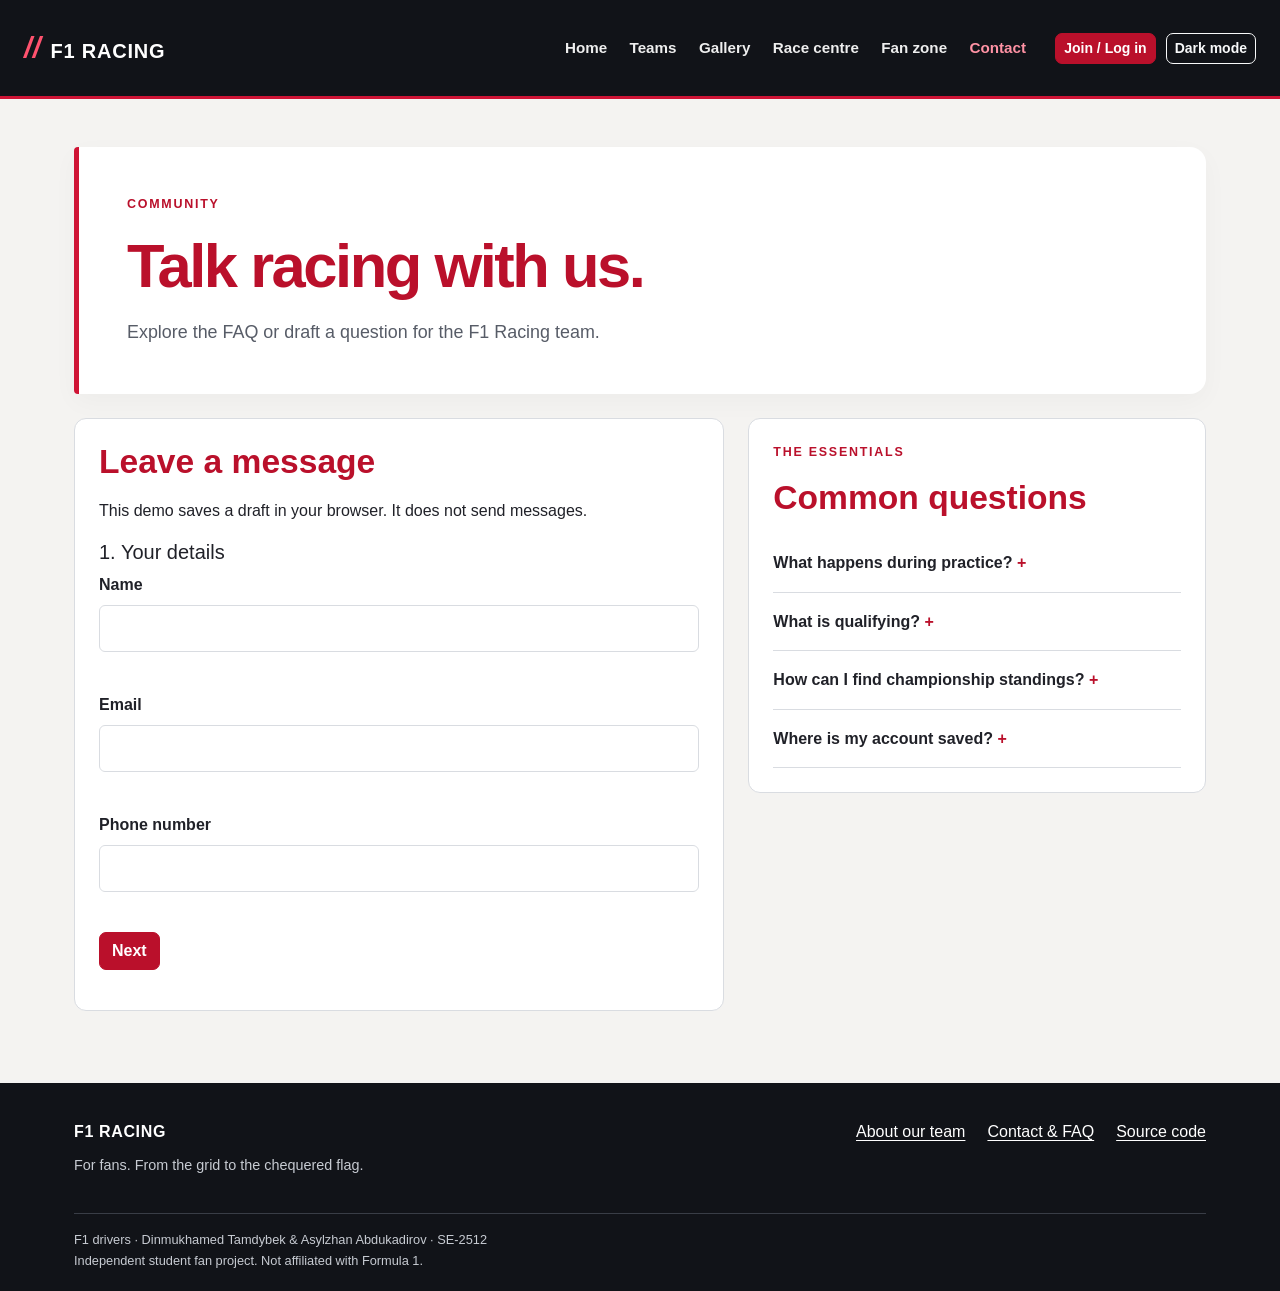
<file: contact.html>
<!DOCTYPE html>
<html lang="en">
 <head>
  <meta charset="utf-8"/>
  <meta content="width=device-width, initial-scale=1" name="viewport"/>
  <meta content="F1 Racing: a fan guide to drivers, teams, race weekends and championship standings." name="description"/>
  <title>
   Contact | F1 Racing
  </title>
  <link href="images/favicon.svg" rel="icon" type="image/svg+xml"/>
  <script src="js/theme.js">
  </script>
  <link href="vendor/bootstrap.min.css" rel="stylesheet"/>
  <link href="css/paddock.css" rel="stylesheet"/>
  <link href="css/style.css" rel="stylesheet"/>
 </head>
 <body>
  <a class="skip-link" href="#main-content">
   Skip to content
  </a>
  <div aria-hidden="true" id="scroll-progress">
  </div>
  <header class="site-header">
   <nav aria-label="Main navigation" class="navbar navbar-expand-xl" data-bs-theme="dark">
    <div class="container-fluid nav-container">
     <a class="navbar-brand" href="index.html">
      <span aria-hidden="true" class="brand-mark">
       //
      </span>
      F1 RACING
     </a>
     <button aria-controls="navbarNav" aria-expanded="false" aria-label="Toggle navigation" class="navbar-toggler" data-bs-target="#navbarNav" data-bs-toggle="collapse" type="button">
      <span class="navbar-toggler-icon">
      </span>
     </button>
     <div class="collapse navbar-collapse" id="navbarNav">
      <ul class="navbar-nav main-nav ms-auto">
       <li class="nav-item">
        <a class="nav-link" href="index.html">
         Home
        </a>
       </li>
       <li class="nav-item">
        <a class="nav-link" href="teams.html">
         Teams
        </a>
       </li>
       <li class="nav-item">
        <a class="nav-link" href="gallery.html">
         Gallery
        </a>
       </li>
       <li class="nav-item">
        <a class="nav-link" href="race-centre.html">
         Race centre
        </a>
       </li>
       <li class="nav-item">
        <a class="nav-link" href="fan-zone.html">
         Fan zone
        </a>
       </li>
       <li class="nav-item">
        <a aria-current="page" class="nav-link active" href="contact.html">
         Contact
        </a>
       </li>
      </ul>
      <div class="nav-actions">
       <a class="btn btn-danger btn-sm" href="account.html" id="account-link">
        Join / Log in
       </a>
       <button aria-pressed="false" class="btn btn-outline-light btn-sm" id="theme-toggle" type="button">
        Dark mode
       </button>
      </div>
     </div>
    </div>
   </nav>
  </header>
  <p class="alert alert-warning m-3" hidden="" id="storage-message" role="status">
   Browser storage is unavailable. Your choices cannot be saved until storage is allowed.
  </p>
  <main class="site-main py-4 py-lg-5 px-3 px-lg-4" id="main-content">
   <section class="hero p-4 p-lg-5 mb-4">
    <p class="eyebrow">
     Community
    </p>
    <h1>
     Talk racing with us.
    </h1>
    <p class="lead mb-0">
     Explore the FAQ or draft a question for the F1 Racing team.
    </p>
   </section>
   <div class="row g-4">
    <div class="col-lg-7">
     <section class="card">
      <div class="card-body p-4">
       <h2>
        Leave a message
       </h2>
       <p>
        This demo saves a draft in your browser. It does not send messages.
       </p>
       <form id="message-form" novalidate="">
        <div class="form-step">
         <h3 class="h5">
          1. Your details
         </h3>
         <div class="mb-3">
          <label class="form-label" for="contact-name">
           Name
          </label>
          <input aria-describedby="contact-name-error" autocomplete="name" class="form-control" data-rule="name" id="contact-name" name="contact-name" type="text"/>
          <small aria-live="polite" class="form-error" id="contact-name-error">
          </small>
         </div>
         <div class="mb-3">
          <label class="form-label" for="contact-email">
           Email
          </label>
          <input aria-describedby="contact-email-error" autocomplete="email" class="form-control" data-rule="email" id="contact-email" inputmode="email" name="contact-email" type="text"/>
          <small aria-live="polite" class="form-error" id="contact-email-error">
          </small>
         </div>
         <div class="mb-3">
          <label class="form-label" for="contact-phone">
           Phone number
          </label>
          <input aria-describedby="contact-phone-error" autocomplete="tel" class="form-control" data-rule="phone" id="contact-phone" inputmode="tel" name="contact-phone" type="tel"/>
          <small aria-live="polite" class="form-error" id="contact-phone-error">
          </small>
         </div>
         <button class="btn btn-danger" id="message-next" type="button">
          Next
         </button>
        </div>
        <div class="form-step" hidden="">
         <h3 class="h5">
          2. Your question
         </h3>
         <div class="mb-3">
          <label class="form-label" for="contact-topic">
           Topic
          </label>
          <select aria-describedby="contact-topic-error" class="form-select" data-rule="required" id="contact-topic">
           <option value="">
            Choose one
           </option>
           <option>
            Drivers
           </option>
           <option>
            Teams
           </option>
           <option>
            Race weekends
           </option>
           <option>
            Website feedback
           </option>
          </select>
          <small aria-live="polite" class="form-error" id="contact-topic-error">
          </small>
         </div>
         <div class="mb-3">
          <label class="form-label" for="contact-message">
           Message
          </label>
          <textarea aria-describedby="contact-message-error" class="form-control" data-rule="message" id="contact-message" rows="5"></textarea>
          <small aria-live="polite" class="form-error" id="contact-message-error">
          </small>
         </div>
         <button class="btn btn-outline-dark me-2" id="message-back" type="button">
          Back
         </button>
         <button class="btn btn-danger" type="submit">
          <span aria-hidden="true" class="spinner-border spinner-border-sm">
          </span>
          <span class="submit-label">
           Save message
          </span>
         </button>
        </div>
        <p class="mt-3 mb-0" id="message-result" role="status">
        </p>
       </form>
      </div>
     </section>
    </div>
    <div class="col-lg-5">
     <section class="card">
      <div class="card-body p-4">
       <p class="eyebrow">
        The essentials
       </p>
       <h2 id="faq">
        Common questions
       </h2>
       <button aria-expanded="false" class="faq-question" type="button">
        What happens during practice?
       </button>
       <div class="faq-answer" hidden="">
        <p>
         Drivers learn the track and teams test their cars.
        </p>
       </div>
       <button aria-expanded="false" class="faq-question" type="button">
        What is qualifying?
       </button>
       <div class="faq-answer" hidden="">
        <p>
         Drivers set lap times to decide the starting order.
        </p>
       </div>
       <button aria-expanded="false" class="faq-question" type="button">
        How can I find championship standings?
       </button>
       <div class="faq-answer" hidden="">
        <p>
         Open Race centre and choose an archived season to load its championship table.
        </p>
       </div>
       <button aria-expanded="false" class="faq-question" type="button">
        Where is my account saved?
       </button>
       <div class="faq-answer" hidden="">
        <p>
         This demonstration stores your profile in this browser. It is not a real online membership.
        </p>
       </div>
      </div>
     </section>
    </div>
   </div>
   <div id="race-toast" role="status">
    Your message draft has been saved.
   </div>
  </main>
  <footer class="site-footer">
   <div class="footer-inner">
    <div>
     <a class="footer-brand" href="index.html">
      F1 RACING
     </a>
     <p>
      For fans. From the grid to the chequered flag.
     </p>
    </div>
    <div class="footer-links">
     <a href="about.html">
      About our team
     </a>
     <a href="contact.html">
      Contact &amp; FAQ
     </a>
     <a href="https://github.com/Gdlllm/Assignment3WEB">
      Source code
     </a>
    </div>
   </div>
   <p class="team-credit">
    F1 drivers · Dinmukhamed Tamdybek &amp; Asylzhan Abdukadirov · SE-2512
    <br/>
    Independent student fan project. Not affiliated with Formula 1.
   </p>
  </footer>
  <script src="vendor/jquery-4.0.0.min.js">
  </script>
  <script src="vendor/bootstrap.bundle.min.js">
  </script>
  <script src="js/main.js">
  </script>
  <script src="js/script.js">
  </script>
  <script src="js/validation.js">
  </script>
  <script src="js/contact.js">
  </script>
 </body>
</html>
</file>
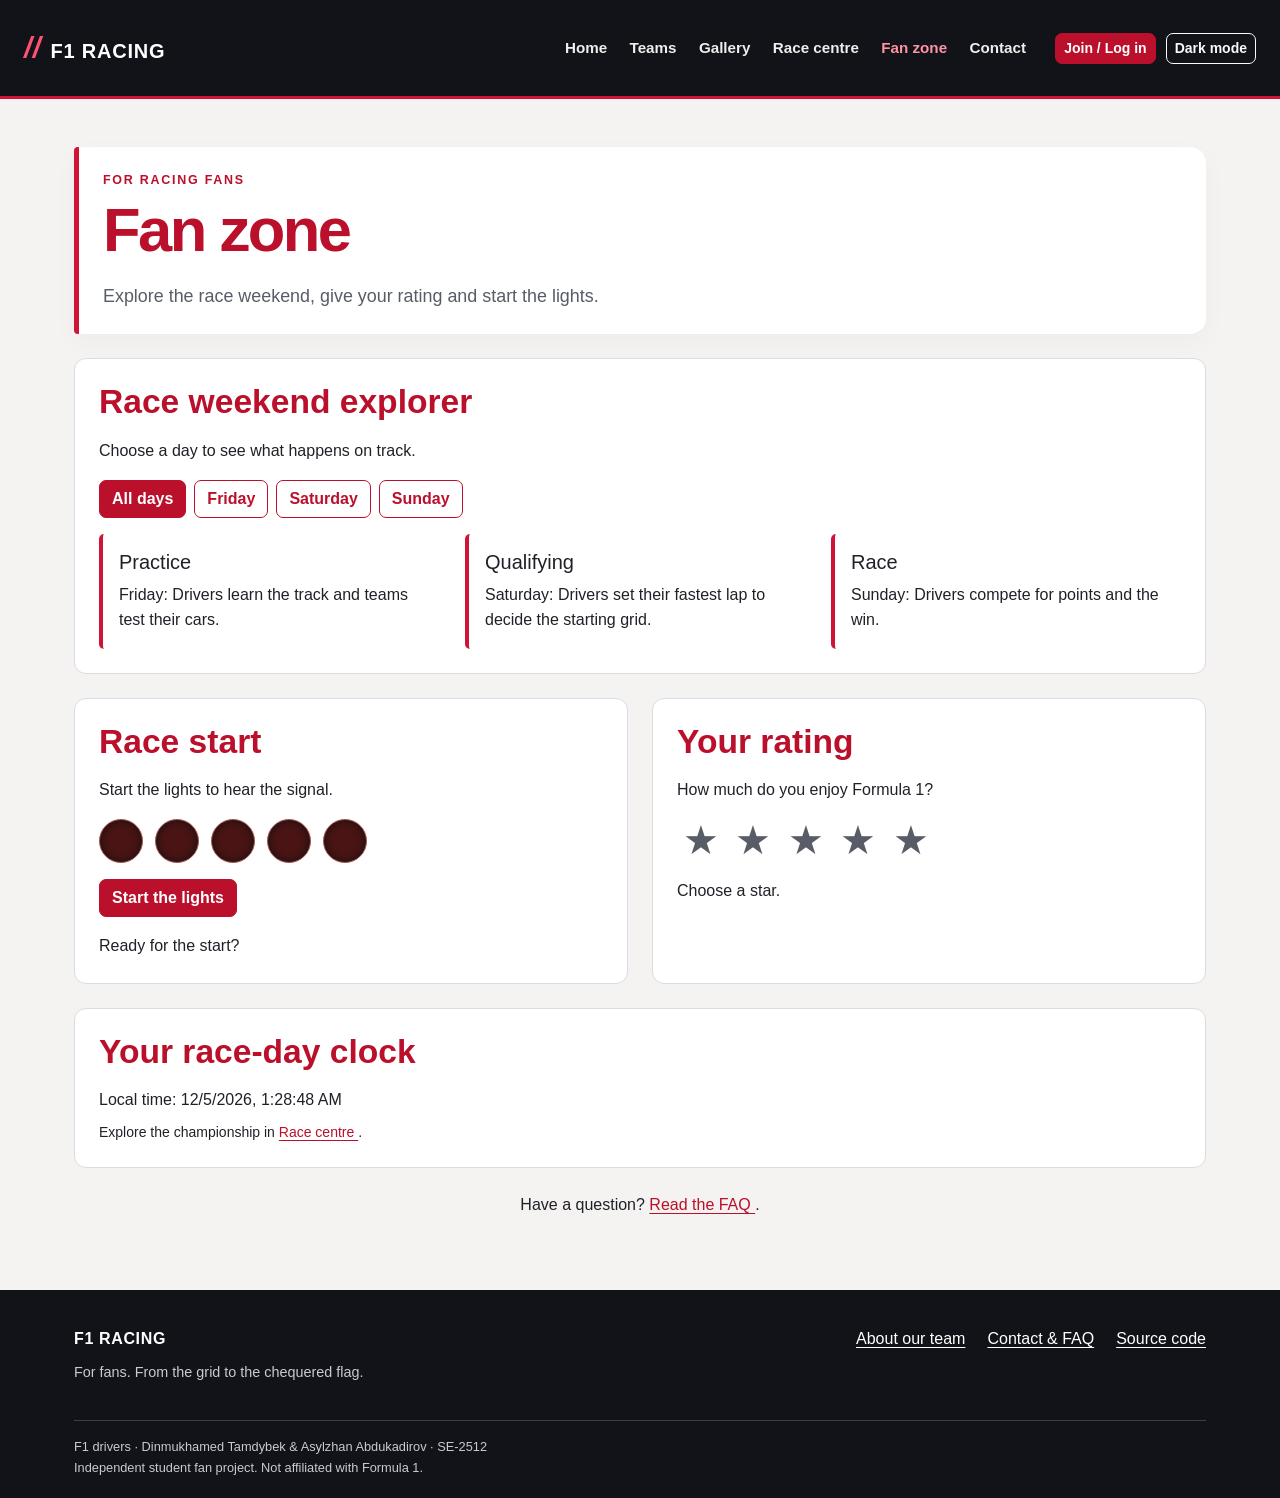
<file: fan-zone.html>
<!DOCTYPE html>
<html lang="en">
 <head>
  <meta charset="utf-8"/>
  <meta content="width=device-width, initial-scale=1" name="viewport"/>
  <meta content="F1 Racing: a fan guide to drivers, teams, race weekends and championship standings." name="description"/>
  <title>
   Fan zone | F1 Racing
  </title>
  <link href="images/favicon.svg" rel="icon" type="image/svg+xml"/>
  <script src="js/theme.js">
  </script>
  <link href="vendor/bootstrap.min.css" rel="stylesheet"/>
  <link href="css/paddock.css" rel="stylesheet"/>
  <link href="css/style.css" rel="stylesheet"/>
 </head>
 <body>
  <a class="skip-link" href="#main-content">
   Skip to content
  </a>
  <div aria-hidden="true" id="scroll-progress">
  </div>
  <header class="site-header">
   <nav aria-label="Main navigation" class="navbar navbar-expand-xl" data-bs-theme="dark">
    <div class="container-fluid nav-container">
     <a class="navbar-brand" href="index.html">
      <span aria-hidden="true" class="brand-mark">
       //
      </span>
      F1 RACING
     </a>
     <button aria-controls="navbarNav" aria-expanded="false" aria-label="Toggle navigation" class="navbar-toggler" data-bs-target="#navbarNav" data-bs-toggle="collapse" type="button">
      <span class="navbar-toggler-icon">
      </span>
     </button>
     <div class="collapse navbar-collapse" id="navbarNav">
      <ul class="navbar-nav main-nav ms-auto">
       <li class="nav-item">
        <a class="nav-link" href="index.html">
         Home
        </a>
       </li>
       <li class="nav-item">
        <a class="nav-link" href="teams.html">
         Teams
        </a>
       </li>
       <li class="nav-item">
        <a class="nav-link" href="gallery.html">
         Gallery
        </a>
       </li>
       <li class="nav-item">
        <a class="nav-link" href="race-centre.html">
         Race centre
        </a>
       </li>
       <li class="nav-item">
        <a aria-current="page" class="nav-link active" href="fan-zone.html">
         Fan zone
        </a>
       </li>
       <li class="nav-item">
        <a class="nav-link" href="contact.html">
         Contact
        </a>
       </li>
      </ul>
      <div class="nav-actions">
       <a class="btn btn-danger btn-sm" href="account.html" id="account-link">
        Join / Log in
       </a>
       <button aria-pressed="false" class="btn btn-outline-light btn-sm" id="theme-toggle" type="button">
        Dark mode
       </button>
      </div>
     </div>
    </div>
   </nav>
  </header>
  <p class="alert alert-warning m-3" hidden="" id="storage-message" role="status">
   Browser storage is unavailable. Your choices cannot be saved until storage is allowed.
  </p>
  <main class="site-main py-4 py-lg-5 px-3 px-lg-4" id="main-content">
   <section class="hero p-4 mb-4">
    <p class="eyebrow mb-1">
     For racing fans
    </p>
    <h1>
     Fan zone
    </h1>
    <p class="lead mb-0">
     Explore the race weekend, give your rating and start the lights.
    </p>
   </section>
   <section aria-labelledby="sessions-heading" class="card mb-4">
    <div class="card-body p-4">
     <h2 id="sessions-heading">
      Race weekend explorer
     </h2>
     <p>
      Choose a day to see what happens on track.
     </p>
     <div aria-label="Choose a day" class="d-flex flex-wrap gap-2 mb-3" role="group">
      <button aria-pressed="true" class="btn btn-danger session-button" data-day="all" type="button">
       All days
      </button>
      <button aria-pressed="false" class="btn btn-outline-danger session-button" data-day="friday" type="button">
       Friday
      </button>
      <button aria-pressed="false" class="btn btn-outline-danger session-button" data-day="saturday" type="button">
       Saturday
      </button>
      <button aria-pressed="false" class="btn btn-outline-danger session-button" data-day="sunday" type="button">
       Sunday
      </button>
     </div>
     <div aria-live="polite" class="row g-3" id="session-list">
     </div>
    </div>
   </section>
   <div class="row g-4 mb-4">
    <div class="col-lg-6">
     <section aria-labelledby="lights-heading" class="card h-100">
      <div class="card-body p-4">
       <h2 id="lights-heading">
        Race start
       </h2>
       <p>
        Start the lights to hear the signal.
       </p>
       <div aria-hidden="true" class="race-lights mb-3" id="race-lights">
        <span>
        </span>
        <span>
        </span>
        <span>
        </span>
        <span>
        </span>
        <span>
        </span>
       </div>
       <button class="btn btn-danger" id="race-button" type="button">
        Start the lights
       </button>
       <p aria-live="polite" class="mt-3 mb-0" id="race-message">
        Ready for the start?
       </p>
       <audio id="race-sound" preload="auto" src="audio/race-start.wav">
       </audio>
      </div>
     </section>
    </div>
    <div class="col-lg-6">
     <section aria-labelledby="rating-heading" class="card h-100">
      <div class="card-body p-4">
       <h2 id="rating-heading">
        Your rating
       </h2>
       <p>
        How much do you enjoy Formula 1?
       </p>
       <div aria-label="Rate Formula 1" class="rating-stars" role="group">
        <button aria-label="1 star" aria-pressed="false" class="rating-star" type="button">
         ★
        </button>
        <button aria-label="2 stars" aria-pressed="false" class="rating-star" type="button">
         ★
        </button>
        <button aria-label="3 stars" aria-pressed="false" class="rating-star" type="button">
         ★
        </button>
        <button aria-label="4 stars" aria-pressed="false" class="rating-star" type="button">
         ★
        </button>
        <button aria-label="5 stars" aria-pressed="false" class="rating-star" type="button">
         ★
        </button>
       </div>
       <p aria-live="polite" class="mt-3 mb-0" id="rating-message">
        Choose a star.
       </p>
      </div>
     </section>
    </div>
   </div>
   <section class="card mb-4">
    <div class="card-body p-4">
     <h2>
      Your race-day clock
     </h2>
     <p class="mb-0">
      Local time:
      <span id="current-time">
      </span>
     </p>
     <p class="small mt-2 mb-0">
      Explore the championship in
      <a href="race-centre.html">
       Race centre
      </a>
      .
     </p>
    </div>
   </section>
   <p class="text-center mb-0">
    Have a question?
    <a href="contact.html#faq">
     Read the FAQ
    </a>
    .
   </p>
  </main>
  <footer class="site-footer">
   <div class="footer-inner">
    <div>
     <a class="footer-brand" href="index.html">
      F1 RACING
     </a>
     <p>
      For fans. From the grid to the chequered flag.
     </p>
    </div>
    <div class="footer-links">
     <a href="about.html">
      About our team
     </a>
     <a href="contact.html">
      Contact &amp; FAQ
     </a>
     <a href="https://github.com/Gdlllm/Assignment3WEB">
      Source code
     </a>
    </div>
   </div>
   <p class="team-credit">
    F1 drivers · Dinmukhamed Tamdybek &amp; Asylzhan Abdukadirov · SE-2512
    <br/>
    Independent student fan project. Not affiliated with Formula 1.
   </p>
  </footer>
  <script src="vendor/jquery-4.0.0.min.js">
  </script>
  <script src="vendor/bootstrap.bundle.min.js">
  </script>
  <script src="js/main.js">
  </script>
  <script src="js/script.js">
  </script>
  <script src="js/fan-zone.js">
  </script>
 </body>
</html>
</file>
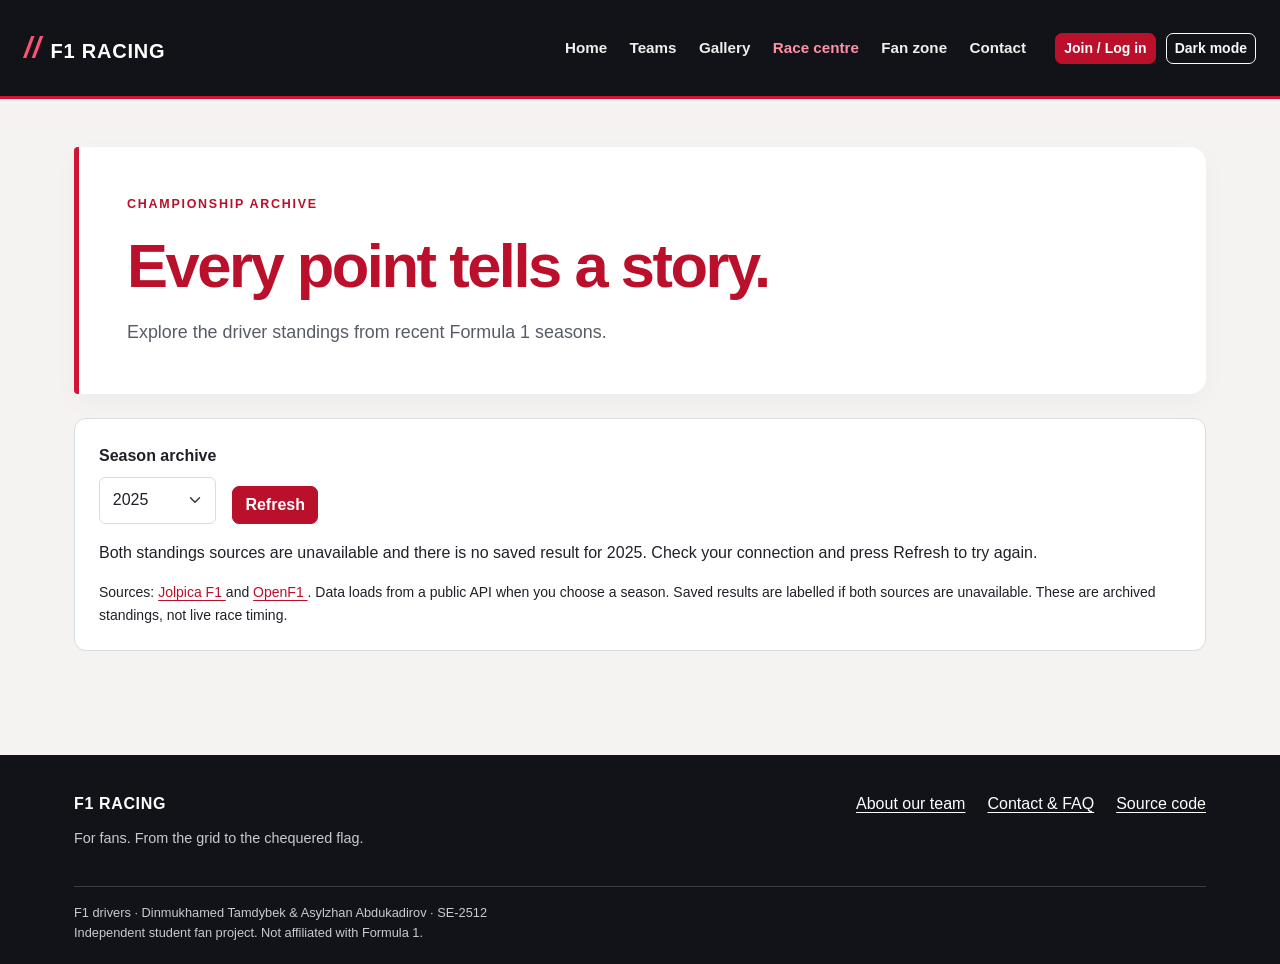
<file: race-centre.html>
<!DOCTYPE html>
<html lang="en">
 <head>
  <meta charset="utf-8"/>
  <meta content="width=device-width, initial-scale=1" name="viewport"/>
  <meta content="F1 Racing: a fan guide to drivers, teams, race weekends and championship standings." name="description"/>
  <title>
   Race centre | F1 Racing
  </title>
  <link href="images/favicon.svg" rel="icon" type="image/svg+xml"/>
  <script src="js/theme.js">
  </script>
  <link href="vendor/bootstrap.min.css" rel="stylesheet"/>
  <link href="css/paddock.css" rel="stylesheet"/>
  <link href="css/style.css" rel="stylesheet"/>
 </head>
 <body>
  <a class="skip-link" href="#main-content">
   Skip to content
  </a>
  <div aria-hidden="true" id="scroll-progress">
  </div>
  <header class="site-header">
   <nav aria-label="Main navigation" class="navbar navbar-expand-xl" data-bs-theme="dark">
    <div class="container-fluid nav-container">
     <a class="navbar-brand" href="index.html">
      <span aria-hidden="true" class="brand-mark">
       //
      </span>
      F1 RACING
     </a>
     <button aria-controls="navbarNav" aria-expanded="false" aria-label="Toggle navigation" class="navbar-toggler" data-bs-target="#navbarNav" data-bs-toggle="collapse" type="button">
      <span class="navbar-toggler-icon">
      </span>
     </button>
     <div class="collapse navbar-collapse" id="navbarNav">
      <ul class="navbar-nav main-nav ms-auto">
       <li class="nav-item">
        <a class="nav-link" href="index.html">
         Home
        </a>
       </li>
       <li class="nav-item">
        <a class="nav-link" href="teams.html">
         Teams
        </a>
       </li>
       <li class="nav-item">
        <a class="nav-link" href="gallery.html">
         Gallery
        </a>
       </li>
       <li class="nav-item">
        <a aria-current="page" class="nav-link active" href="race-centre.html">
         Race centre
        </a>
       </li>
       <li class="nav-item">
        <a class="nav-link" href="fan-zone.html">
         Fan zone
        </a>
       </li>
       <li class="nav-item">
        <a class="nav-link" href="contact.html">
         Contact
        </a>
       </li>
      </ul>
      <div class="nav-actions">
       <a class="btn btn-danger btn-sm" href="account.html" id="account-link">
        Join / Log in
       </a>
       <button aria-pressed="false" class="btn btn-outline-light btn-sm" id="theme-toggle" type="button">
        Dark mode
       </button>
      </div>
     </div>
    </div>
   </nav>
  </header>
  <p class="alert alert-warning m-3" hidden="" id="storage-message" role="status">
   Browser storage is unavailable. Your choices cannot be saved until storage is allowed.
  </p>
  <main class="site-main py-4 py-lg-5 px-3 px-lg-4" id="main-content">
   <section class="hero p-4 p-lg-5 mb-4">
    <p class="eyebrow">
     Championship archive
    </p>
    <h1>
     Every point tells a story.
    </h1>
    <p class="lead mb-0">
     Explore the driver standings from recent Formula 1 seasons.
    </p>
   </section>
   <section class="card">
    <div class="card-body p-3 p-md-4">
     <div class="d-flex align-items-end gap-3 flex-wrap mb-3">
      <div>
       <label class="form-label" for="season">
        Season archive
       </label>
       <select class="form-select" id="season">
        <option value="2025">
         2025
        </option>
        <option value="2024">
         2024
        </option>
       </select>
      </div>
      <button class="btn btn-danger" id="refresh-standings" type="button">
       Refresh
      </button>
     </div>
     <p id="api-status" role="status">
     </p>
     <div id="api-loading">
      <span aria-hidden="true" class="spinner-border text-danger">
      </span>
      <span class="visually-hidden">
       Loading standings
      </span>
     </div>
     <div aria-label="Championship table" class="table-responsive" hidden="" id="standings-table" role="region" tabindex="0">
      <table class="table table-striped align-middle">
       <caption>
        Driver championship standings for the selected archived season
       </caption>
       <thead>
        <tr>
         <th scope="col">
          Position
         </th>
         <th scope="col">
          Driver
         </th>
         <th scope="col">
          Team
         </th>
         <th scope="col">
          Points
         </th>
         <th scope="col">
          Wins
         </th>
        </tr>
       </thead>
       <tbody id="standings-body">
       </tbody>
      </table>
     </div>
     <p class="small mb-0">
      Sources:
      <a href="https://github.com/jolpica/jolpica-f1">
       Jolpica F1
      </a>
      and
      <a href="https://openf1.org/docs/">
       OpenF1
      </a>
      . Data loads from a public API when you choose a season. Saved results are labelled if both sources are unavailable. These are archived standings, not live race timing.
     </p>
    </div>
   </section>
  </main>
  <footer class="site-footer">
   <div class="footer-inner">
    <div>
     <a class="footer-brand" href="index.html">
      F1 RACING
     </a>
     <p>
      For fans. From the grid to the chequered flag.
     </p>
    </div>
    <div class="footer-links">
     <a href="about.html">
      About our team
     </a>
     <a href="contact.html">
      Contact &amp; FAQ
     </a>
     <a href="https://github.com/Gdlllm/Assignment3WEB">
      Source code
     </a>
    </div>
   </div>
   <p class="team-credit">
    F1 drivers · Dinmukhamed Tamdybek &amp; Asylzhan Abdukadirov · SE-2512
    <br/>
    Independent student fan project. Not affiliated with Formula 1.
   </p>
  </footer>
  <script src="vendor/jquery-4.0.0.min.js">
  </script>
  <script src="vendor/bootstrap.bundle.min.js">
  </script>
  <script src="js/main.js">
  </script>
  <script src="js/script.js">
  </script>
  <script src="js/races.js?v=20261119">
  </script>
 </body>
</html>
</file>
<file: css/paddock.css>
#scroll-progress {
  position: fixed;
  inset: 0 0 auto;
  height: 5px;
  z-index: 1100;
  pointer-events: none;
  background: linear-gradient(90deg, #ed0531, #ff792f, #ffc933);
  transform: scaleX(0);
  transform-origin: left;
}
.driver-search { max-width: 36rem; position: relative; }
#driver-suggestions:not(:empty) { display: block; top: 100%; }
.driver-grid { display: grid; gap: 1rem; }
@media (min-width: 768px) {
  .driver-grid { grid-template-columns: repeat(3, 1fr); }
}
.driver-card mark { background: #ffe096; padding: 0; }
.race-stats, .copy-panel {
  display: flex;
  align-items: center;
  flex-wrap: wrap;
  gap: 1rem 2rem;
  padding: 1rem 1.25rem;
}
.race-stats { background: #191d24; color: white; border-left: 5px solid #dc3545; }
.race-stats strong { display: block; font: bold 2rem/1.2 system-ui; font-variant-numeric: tabular-nums; }
.race-stats span { font-size: .9rem; color: #dde0e6; }
.copy-panel { background: white; border: 1px solid #d3d7de; position: relative; }
#copy-tip:not(:empty), #race-toast {
  background: #191d24;
  color: white;
  padding: .5rem .85rem;
  border-radius: .35rem;
}
#race-toast {
  display: none;
  position: fixed;
  bottom: 1.25rem;
  right: 1.25rem;
  z-index: 1050;
  border-left: 4px solid #ff9240;
}
img[data-src]:not([src]) { background-color: #e2e4e7; color: transparent; }
#message-form:not([aria-busy="true"]) .spinner-border { display: none; }
</file>
<file: css/style.css>
/* Shared colours keep every page consistent in both modes. */
:root { --page:#f4f3f1; --panel:#fff; --ink:#202128; --muted:#575c67; --line:#d9dce1; --accent:#ba102b; --soft:#eeece9; }
[data-bs-theme="dark"] { --page:#14161b; --panel:#20232b; --ink:#f0f1f4; --muted:#b8bfcd; --line:#444a57; --accent:#ff8798; --soft:#2b303a; }
body { background:var(--page); color:var(--ink); font-family:Arial,Helvetica,sans-serif; line-height:1.6; transition:background-color .2s,color .2s; }
[hidden] { display:none !important; }
a { color:var(--accent); text-underline-offset:3px; }
a:hover { color:var(--ink); }
img { max-width:100%; }
h1,h2,h3 { color:var(--accent); font-weight:750; line-height:1.15; }
h1 { font-size:clamp(2.2rem,4.8vw,4rem); letter-spacing:-.04em; margin-bottom:1rem; }
h2 { font-size:clamp(1.55rem,3vw,2.1rem); margin-bottom:1rem; }
h3 { font-size:1.35rem; }
.site-main { max-width:1180px; margin:auto; min-height:65vh; }
.site-main > section { margin-bottom:2rem; }
.site-header { background:#111318; border-bottom:3px solid #cf1435; }
.nav-container { max-width:1380px; padding:12px 24px; }
.navbar-brand,.footer-brand { font-weight:800; letter-spacing:.04em; text-decoration:none; color:#fff; }
.brand-mark { color:#ff526e; font-size:1.8rem; font-style:italic; }
.navbar .nav-link { color:#eee; padding:.6rem .7rem !important; font-size:.95rem; font-weight:600; }
.navbar .nav-link:hover,.navbar .nav-link.active { color:#ff92a4; }
.nav-actions { display:flex; gap:10px; margin-left:18px; flex-wrap:wrap; }
.navbar .btn { white-space:nowrap; }
.skip-link { position:absolute; left:12px; top:-100px; z-index:3000; padding:12px; background:var(--panel); }
.skip-link:focus { top:8px; }
:focus-visible { outline:3px solid var(--accent); outline-offset:3px; }
.hero { background:var(--panel); border-left:5px solid #cf1435; border-radius:4px 16px 16px 4px; box-shadow:0 8px 26px #00000008; }
.hero img { width:100%; height:330px; object-fit:cover; object-position:center 20%; }
.eyebrow { color:var(--accent); font-size:.78rem; font-weight:750; letter-spacing:.14em; text-transform:uppercase; }
.lead { font-size:1.12rem; color:var(--muted); max-width:65ch; }
.card,.team-card { background:var(--panel); color:var(--ink); border:1px solid var(--line); border-radius:12px; overflow:hidden; }
.card-body { padding:1.4rem; }
.card-img-top { height:240px; object-fit:cover; object-position:center 20%; }
.card-title { color:var(--ink); font-weight:700; }
.driver-card { transition:transform .2s,box-shadow .2s; }
.driver-card:hover { transform:translateY(-4px); box-shadow:0 12px 22px #0002; }
.btn { border-radius:7px; font-weight:650; transition:background .18s,transform .18s,box-shadow .18s; }
.btn:hover { transform:translateY(-2px); box-shadow:0 4px 10px #0002; }
.btn-danger { --bs-btn-bg:#ba102b; --bs-btn-border-color:#ba102b; --bs-btn-hover-bg:#960d23; --bs-btn-hover-border-color:#960d23; --bs-btn-active-bg:#960d23; }
.btn-outline-danger { --bs-btn-color:var(--accent); --bs-btn-border-color:var(--accent); --bs-btn-hover-bg:#ba102b; --bs-btn-hover-border-color:#ba102b; --bs-btn-active-bg:#ba102b; }
.btn-outline-dark { --bs-btn-color:var(--ink); --bs-btn-border-color:var(--muted); --bs-btn-hover-bg:var(--ink); --bs-btn-hover-color:var(--panel); --bs-btn-active-bg:var(--ink); --bs-btn-active-color:var(--panel); }
.weekend-box { background:var(--panel); border-left:4px solid #cf1435; border-radius:5px; }
.fact { background:var(--soft); border-radius:5px; }
.fact strong { display:block; color:var(--accent); }
.photo { height:220px; object-fit:cover; object-position:center 20%; }
.featured-photo { display:block; width:100%; height:420px; object-fit:contain; background:#111; }
.gallery-thumbs { display:grid; grid-template-columns:repeat(4,1fr); gap:10px; }
.gallery-thumb { padding:3px; border:3px solid transparent; border-radius:6px; background:var(--panel); }
.gallery-thumb.selected,.gallery-thumb:focus-visible { border-color:var(--accent); }
.gallery-thumb img { width:100%; height:95px; object-fit:cover; }
.team-cards { display:grid; grid-template-columns:repeat(3,1fr); gap:24px; }
.team-card img { width:100%; height:240px; object-fit:cover; object-position:center 20%; }
.team-card-body { padding:24px; }
.team-link { font-weight:700; }
.race-lights { display:flex; flex-wrap:wrap; gap:12px; }
.race-lights span { width:44px; height:44px; border-radius:50%; background:#4a1414; box-shadow:inset 0 0 8px #111; border:1px solid #a45454; }
.race-lights.running span { animation:light-up .8s ease-in-out; }
.race-lights.running span:nth-child(2) { animation-delay:.1s; }
.race-lights.running span:nth-child(3) { animation-delay:.2s; }
.race-lights.running span:nth-child(4) { animation-delay:.3s; }
.race-lights.running span:nth-child(5) { animation-delay:.4s; }
@keyframes light-up { 0%,100% { background:#4a1414; transform:scale(1); } 50% { background:#ff2020; transform:scale(1.1); } }
.rating-star { border:0; background:transparent; color:var(--muted); font-size:40px; line-height:1; }
.rating-star.selected { color:var(--accent); }
.form-label { font-weight:600; }
.form-control,.form-select { background-color:var(--panel); color:var(--ink); border-color:var(--line); padding:.65rem .8rem; }
.form-control:focus,.form-select:focus { background:var(--panel); color:var(--ink); border-color:var(--accent); box-shadow:0 0 0 .2rem #bd103022; }
.form-error { display:block; min-height:1.4em; color:var(--accent); font-size:.88rem; margin-top:4px; }
[aria-invalid="true"] { border-color:var(--accent); }
.notice { border-left:4px solid var(--accent); padding:12px 18px; background:var(--panel); }
.faq-question { width:100%; padding:16px 0; border:0; border-bottom:1px solid var(--line); background:transparent; color:var(--ink); text-align:left; font-weight:650; }
.faq-question::after { content:' +'; color:var(--accent); }
.faq-question[aria-expanded="true"]::after { content:' -'; }
.faq-answer p { margin:14px 0; }
.profile-details { display:grid; grid-template-columns:180px 1fr; gap:12px; margin:24px 0; }
.profile-details dd { margin:0; overflow-wrap:anywhere; }
.account-photo,.about-photo { width:100%; height:340px; object-fit:cover; }
.copy-panel { background:var(--panel); border-color:var(--line); border-radius:10px; }
.driver-card mark { background:#ffe096; color:#242424; }
.race-stats { border-radius:10px; }
.dropdown-menu { max-height:260px; overflow:auto; }
#race-toast { max-width:calc(100vw - 32px); }
.table-responsive { border-radius:8px; }
#standings-table .table { min-width:560px; }
.site-footer { background:#111318; color:#c7cbd2; padding:36px 24px 20px; margin-top:24px; }
.footer-inner { max-width:1132px; margin:auto; display:flex; justify-content:space-between; gap:24px; }
.footer-inner p { font-size:.9rem; margin-top:10px; }
.footer-links { display:flex; flex-wrap:wrap; gap:22px; align-items:start; }
.site-footer a { color:#fff; }
.site-footer a:hover { color:#ff92a4; }
.team-credit { max-width:1132px; margin:20px auto 0; border-top:1px solid #393d46; padding-top:16px; font-size:.8rem; }
@media (max-width:1199px) { .nav-actions { margin:12px 0 8px; } }
@media (max-width:767px) { .team-cards { grid-template-columns:1fr; } .hero img { height:250px; } .featured-photo { height:280px; } .gallery-thumb img { height:65px; } .footer-inner { flex-direction:column; } .profile-details { grid-template-columns:1fr; gap:4px; } .profile-details dd { margin-bottom:12px; } .nav-container { padding:8px 16px; } }
@media (prefers-reduced-motion:reduce) { *,*::before,*::after { animation:none !important; transition:none !important; scroll-behavior:auto !important; } }
</file>
